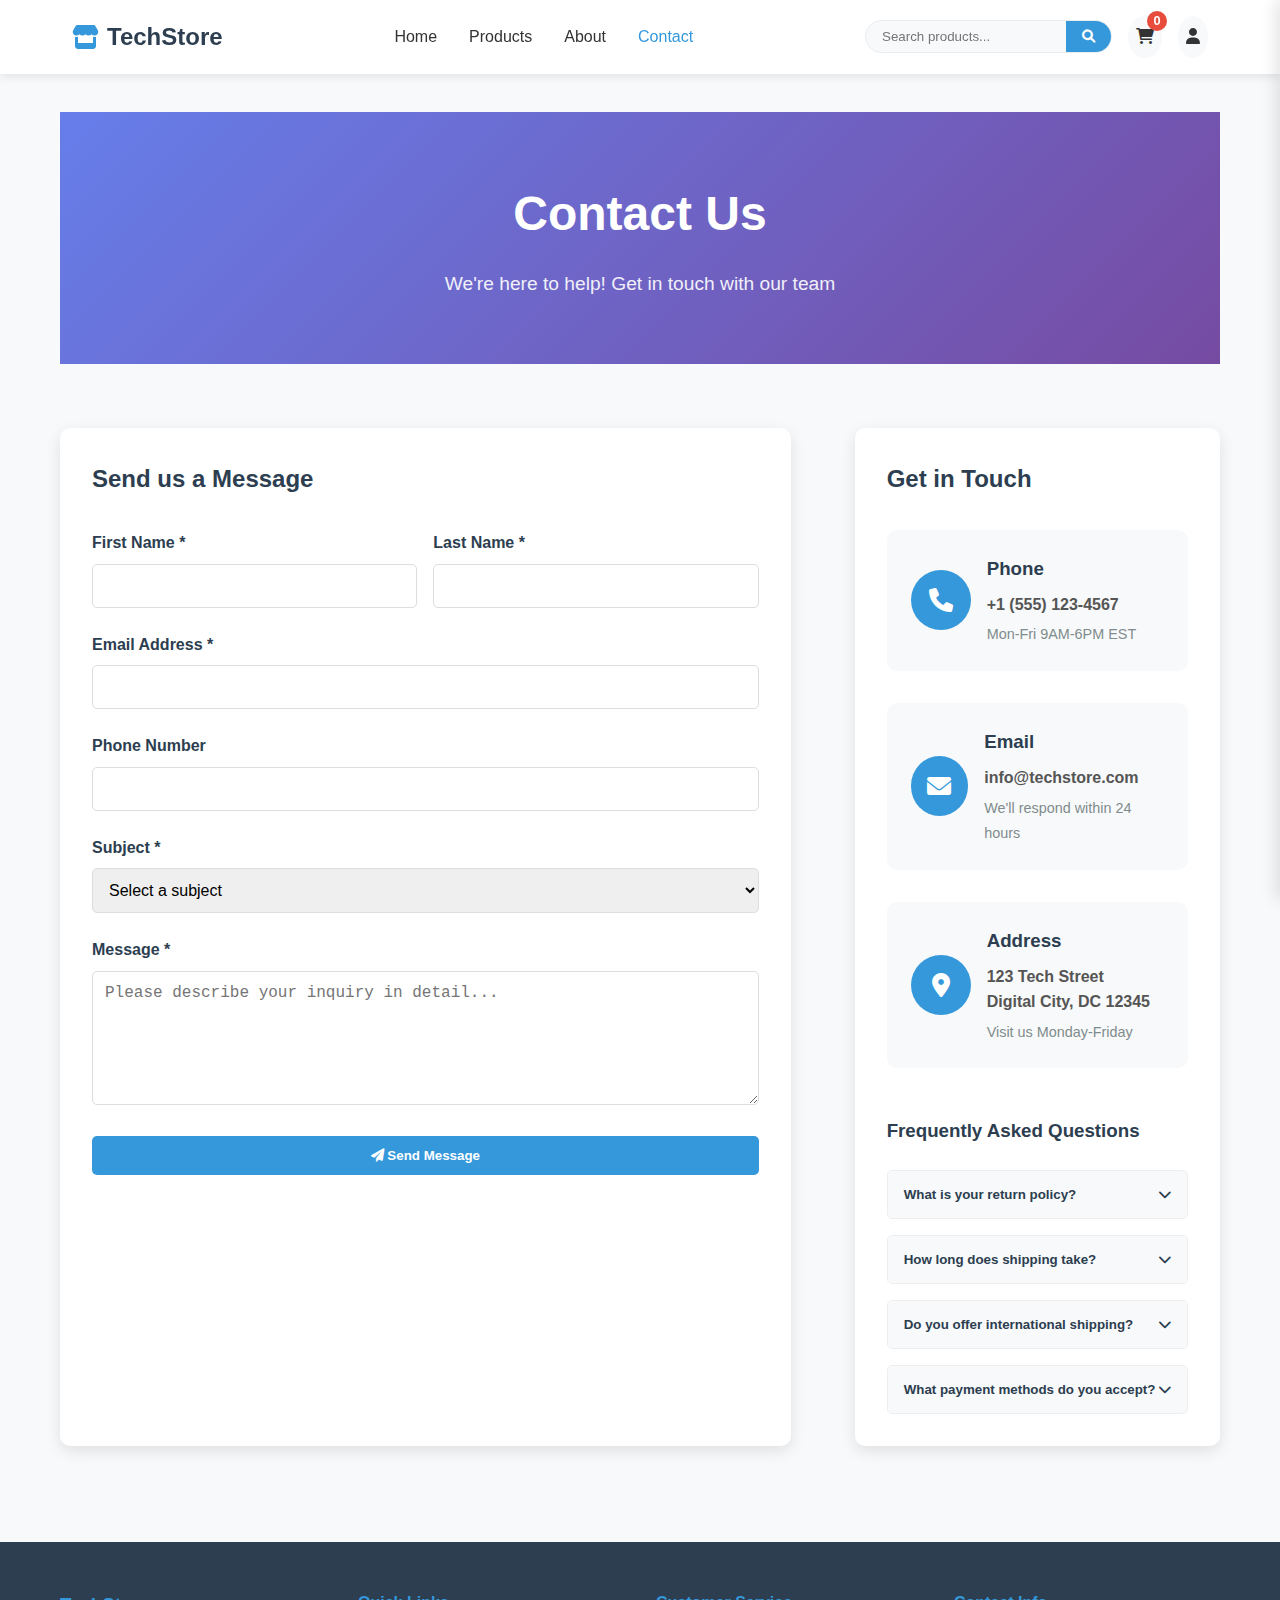
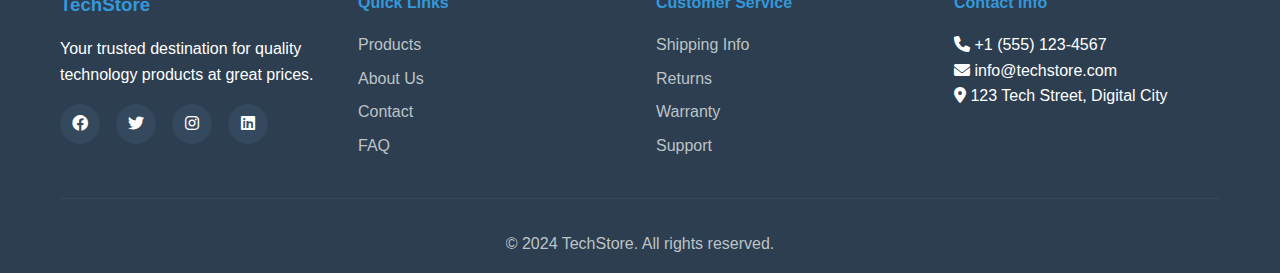
<file: contact.html>
<!DOCTYPE html>
<html lang="en">
<head>
    <meta charset="UTF-8">
    <meta name="viewport" content="width=device-width, initial-scale=1.0">
    <title>Contact Us - TechStore</title>
    <link rel="stylesheet" href="styles.css">
    <link href="https://cdnjs.cloudflare.com/ajax/libs/font-awesome/6.0.0/css/all.min.css" rel="stylesheet">
</head>
<body>
    <!-- Header -->
    <header class="header">
        <nav class="navbar">
            <div class="nav-brand">
                <i class="fas fa-store"></i>
                <span>TechStore</span>
            </div>
            <div class="nav-links">
                <a href="index.html">Home</a>
                <a href="products.html">Products</a>
                <a href="about.html">About</a>
                <a href="contact.html" class="active">Contact</a>
            </div>
            <div class="nav-actions">
                <div class="search-box">
                    <input type="text" placeholder="Search products..." id="searchInput">
                    <button type="submit"><i class="fas fa-search"></i></button>
                </div>
                <div class="cart-icon" onclick="toggleCart()">
                    <i class="fas fa-shopping-cart"></i>
                    <span class="cart-count" id="cartCount">0</span>
                </div>
                <div class="user-icon">
                    <i class="fas fa-user"></i>
                </div>
            </div>
        </nav>
    </header>

    <!-- Contact Section -->
    <main class="contact-main">
        <div class="container">
            <!-- Hero Section -->
            <section class="contact-hero">
                <h1>Contact Us</h1>
                <p>We're here to help! Get in touch with our team</p>
            </section>

            <div class="contact-content">
                <!-- Contact Form -->
                <section class="contact-form-section">
                    <h2>Send us a Message</h2>
                    <form id="contactForm" onsubmit="submitContactForm(event)">
                        <div class="form-row">
                            <div class="form-group">
                                <label for="firstName">First Name *</label>
                                <input type="text" id="firstName" name="firstName" required>
                            </div>
                            <div class="form-group">
                                <label for="lastName">Last Name *</label>
                                <input type="text" id="lastName" name="lastName" required>
                            </div>
                        </div>
                        
                        <div class="form-group">
                            <label for="email">Email Address *</label>
                            <input type="email" id="email" name="email" required>
                        </div>
                        
                        <div class="form-group">
                            <label for="phone">Phone Number</label>
                            <input type="tel" id="phone" name="phone">
                        </div>
                        
                        <div class="form-group">
                            <label for="subject">Subject *</label>
                            <select id="subject" name="subject" required>
                                <option value="">Select a subject</option>
                                <option value="general">General Inquiry</option>
                                <option value="order">Order Support</option>
                                <option value="technical">Technical Support</option>
                                <option value="returns">Returns & Exchanges</option>
                                <option value="billing">Billing Question</option>
                                <option value="partnership">Partnership</option>
                            </select>
                        </div>
                        
                        <div class="form-group">
                            <label for="message">Message *</label>
                            <textarea id="message" name="message" rows="6" required placeholder="Please describe your inquiry in detail..."></textarea>
                        </div>
                        
                        <button type="submit" class="btn btn-primary btn-full">
                            <i class="fas fa-paper-plane"></i> Send Message
                        </button>
                    </form>
                </section>

                <!-- Contact Information -->
                <section class="contact-info-section">
                    <h2>Get in Touch</h2>
                    
                    <div class="contact-methods">
                        <div class="contact-method">
                            <div class="contact-icon">
                                <i class="fas fa-phone"></i>
                            </div>
                            <div class="contact-details">
                                <h3>Phone</h3>
                                <p>+1 (555) 123-4567</p>
                                <span>Mon-Fri 9AM-6PM EST</span>
                            </div>
                        </div>
                        
                        <div class="contact-method">
                            <div class="contact-icon">
                                <i class="fas fa-envelope"></i>
                            </div>
                            <div class="contact-details">
                                <h3>Email</h3>
                                <p>info@techstore.com</p>
                                <span>We'll respond within 24 hours</span>
                            </div>
                        </div>
                        
                        <div class="contact-method">
                            <div class="contact-icon">
                                <i class="fas fa-map-marker-alt"></i>
                            </div>
                            <div class="contact-details">
                                <h3>Address</h3>
                                <p>123 Tech Street<br>Digital City, DC 12345</p>
                                <span>Visit us Monday-Friday</span>
                            </div>
                        </div>
                    </div>

                    <!-- FAQ Section -->
                    <div class="faq-section">
                        <h3>Frequently Asked Questions</h3>
                        <div class="faq-items">
                            <div class="faq-item">
                                <button class="faq-question" onclick="toggleFAQ(this)">
                                    <span>What is your return policy?</span>
                                    <i class="fas fa-chevron-down"></i>
                                </button>
                                <div class="faq-answer">
                                    <p>We offer a 30-day return policy for most items. Products must be in original condition with all packaging and accessories included. Some items like software and personalized products are not eligible for returns.</p>
                                </div>
                            </div>
                            
                            <div class="faq-item">
                                <button class="faq-question" onclick="toggleFAQ(this)">
                                    <span>How long does shipping take?</span>
                                    <i class="fas fa-chevron-down"></i>
                                </button>
                                <div class="faq-answer">
                                    <p>Standard shipping takes 3-5 business days, while express shipping takes 1-2 business days. International shipping times vary by location but typically take 7-14 business days.</p>
                                </div>
                            </div>
                            
                            <div class="faq-item">
                                <button class="faq-question" onclick="toggleFAQ(this)">
                                    <span>Do you offer international shipping?</span>
                                    <i class="fas fa-chevron-down"></i>
                                </button>
                                <div class="faq-answer">
                                    <p>Yes, we ship to most countries worldwide. Shipping costs and delivery times vary by destination. Please check our shipping calculator at checkout for specific rates.</p>
                                </div>
                            </div>
                            
                            <div class="faq-item">
                                <button class="faq-question" onclick="toggleFAQ(this)">
                                    <span>What payment methods do you accept?</span>
                                    <i class="fas fa-chevron-down"></i>
                                </button>
                                <div class="faq-answer">
                                    <p>We accept all major credit cards (Visa, MasterCard, American Express), PayPal, Apple Pay, Google Pay, and bank transfers for larger orders.</p>
                                </div>
                            </div>
                        </div>
                    </div>
                </section>
            </div>
        </div>
    </main>

    <!-- Footer -->
    <footer class="footer">
        <div class="container">
            <div class="footer-content">
                <div class="footer-section">
                    <h3>TechStore</h3>
                    <p>Your trusted destination for quality technology products at great prices.</p>
                    <div class="social-links">
                        <a href="#"><i class="fab fa-facebook"></i></a>
                        <a href="#"><i class="fab fa-twitter"></i></a>
                        <a href="#"><i class="fab fa-instagram"></i></a>
                        <a href="#"><i class="fab fa-linkedin"></i></a>
                    </div>
                </div>
                <div class="footer-section">
                    <h4>Quick Links</h4>
                    <ul>
                        <li><a href="products.html">Products</a></li>
                        <li><a href="about.html">About Us</a></li>
                        <li><a href="contact.html">Contact</a></li>
                        <li><a href="#">FAQ</a></li>
                    </ul>
                </div>
                <div class="footer-section">
                    <h4>Customer Service</h4>
                    <ul>
                        <li><a href="#">Shipping Info</a></li>
                        <li><a href="#">Returns</a></li>
                        <li><a href="#">Warranty</a></li>
                        <li><a href="#">Support</a></li>
                    </ul>
                </div>
                <div class="footer-section">
                    <h4>Contact Info</h4>
                    <p><i class="fas fa-phone"></i> +1 (555) 123-4567</p>
                    <p><i class="fas fa-envelope"></i> info@techstore.com</p>
                    <p><i class="fas fa-map-marker-alt"></i> 123 Tech Street, Digital City</p>
                </div>
            </div>
            <div class="footer-bottom">
                <p>&copy; 2024 TechStore. All rights reserved.</p>
            </div>
        </div>
    </footer>

    <!-- Shopping Cart Sidebar -->
    <div class="cart-sidebar" id="cartSidebar">
        <div class="cart-header">
            <h3>Shopping Cart</h3>
            <button class="close-cart" onclick="toggleCart()">
                <i class="fas fa-times"></i>
            </button>
        </div>
        <div class="cart-items" id="cartItems">
            <!-- Cart items will be displayed here -->
        </div>
        <div class="cart-footer">
            <div class="cart-total">
                <strong>Total: $<span id="cartTotal">0.00</span></strong>
            </div>
            <button class="btn btn-primary btn-full" onclick="window.location.href='checkout.html'">
                Proceed to Checkout
            </button>
        </div>
    </div>

    <!-- Cart Overlay -->
    <div class="cart-overlay" id="cartOverlay" onclick="toggleCart()"></div>

    <script src="script.js"></script>
    <script>
        // Contact page functionality
        document.addEventListener('DOMContentLoaded', function() {
            updateCartCount();
            loadCartItems();
        });

        // Submit contact form
        function submitContactForm(event) {
            event.preventDefault();
            
            const formData = new FormData(event.target);
            const data = Object.fromEntries(formData);
            
            // Show loading state
            const submitBtn = event.target.querySelector('button[type="submit"]');
            const originalText = submitBtn.innerHTML;
            submitBtn.innerHTML = '<i class="fas fa-spinner fa-spin"></i> Sending...';
            submitBtn.disabled = true;
            
            // Simulate form submission
            setTimeout(() => {
                showMessage('Thank you for your message! We\'ll get back to you within 24 hours.', 'success');
                event.target.reset();
                
                // Reset button
                submitBtn.innerHTML = originalText;
                submitBtn.disabled = false;
            }, 2000);
        }

        // Toggle FAQ items
        function toggleFAQ(button) {
            const faqItem = button.parentNode;
            const answer = faqItem.querySelector('.faq-answer');
            const icon = button.querySelector('i');
            
            // Close other open FAQs
            document.querySelectorAll('.faq-item').forEach(item => {
                if (item !== faqItem) {
                    item.classList.remove('active');
                    item.querySelector('.faq-answer').style.maxHeight = '0';
                    item.querySelector('.faq-question i').style.transform = 'rotate(0deg)';
                }
            });
            
            // Toggle current FAQ
            faqItem.classList.toggle('active');
            
            if (faqItem.classList.contains('active')) {
                answer.style.maxHeight = answer.scrollHeight + 'px';
                icon.style.transform = 'rotate(180deg)';
            } else {
                answer.style.maxHeight = '0';
                icon.style.transform = 'rotate(0deg)';
            }
        }
    </script>
</body>
</html>
</file>
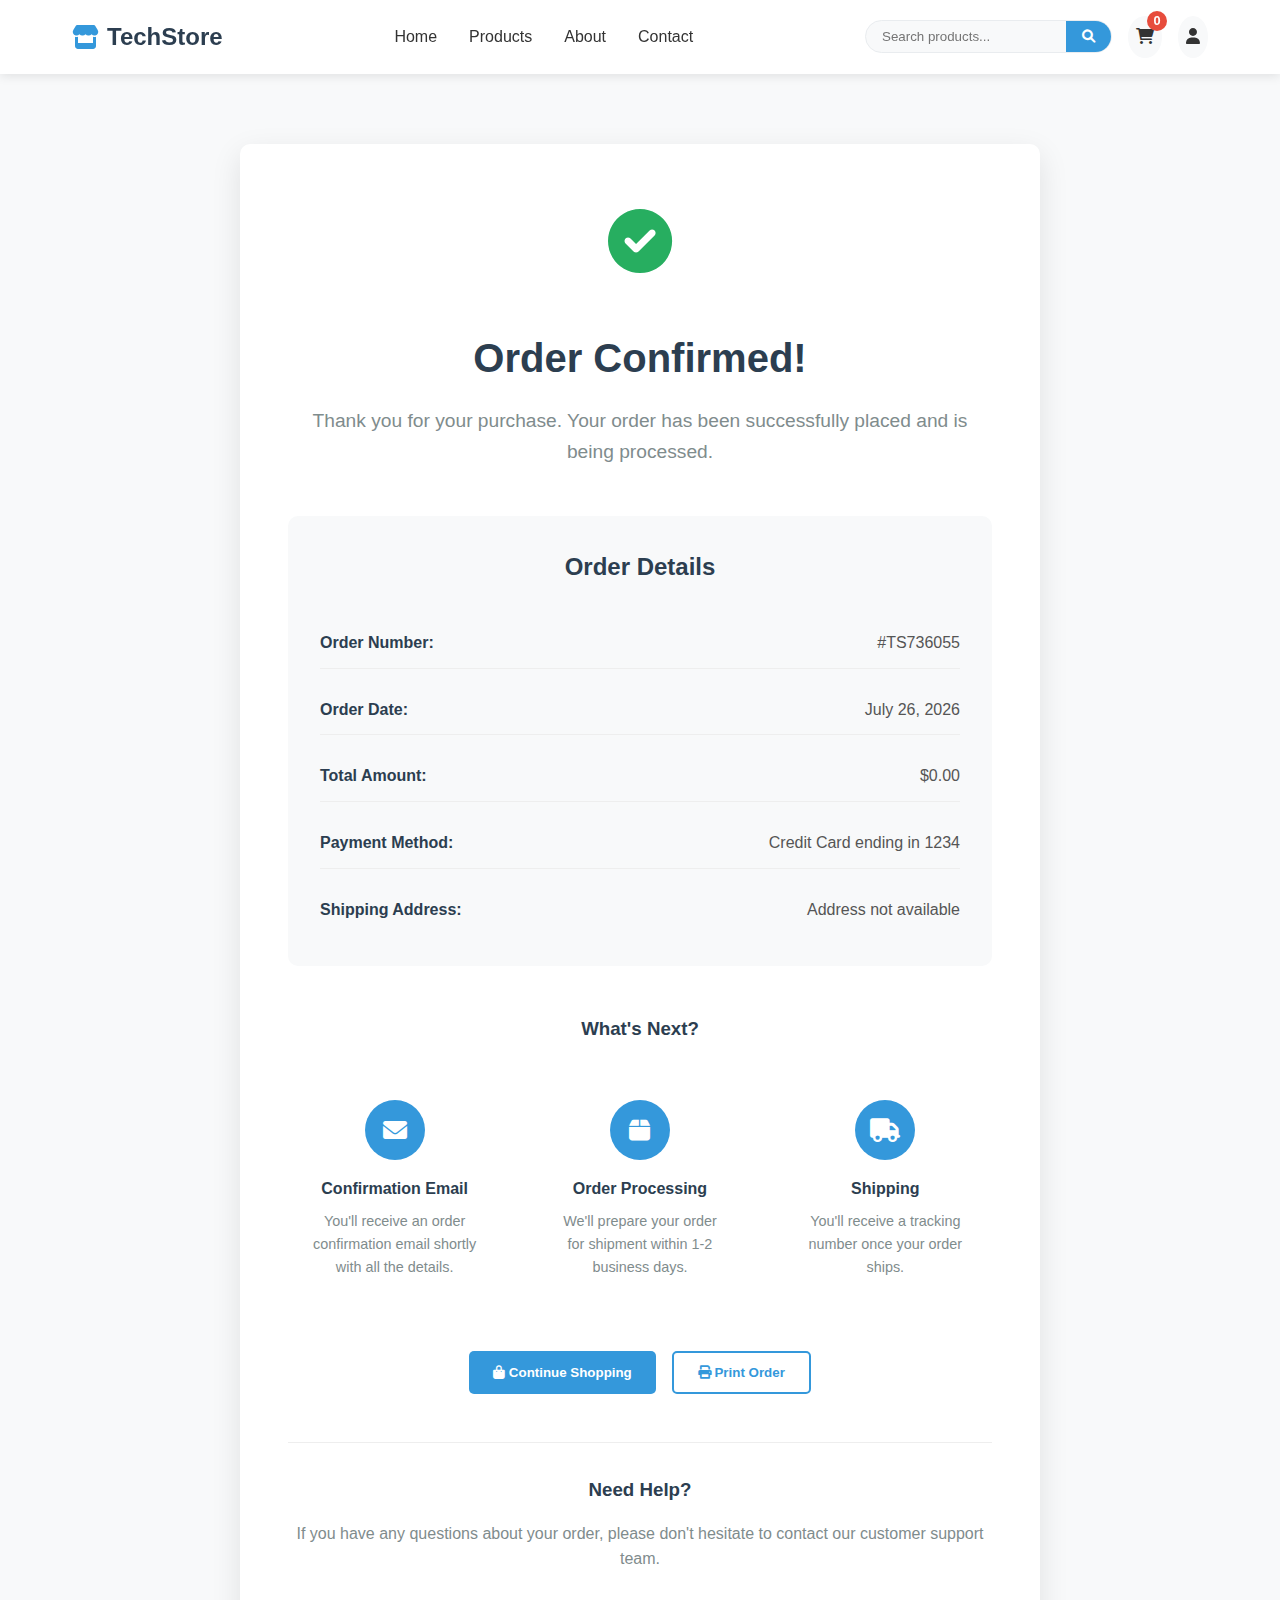
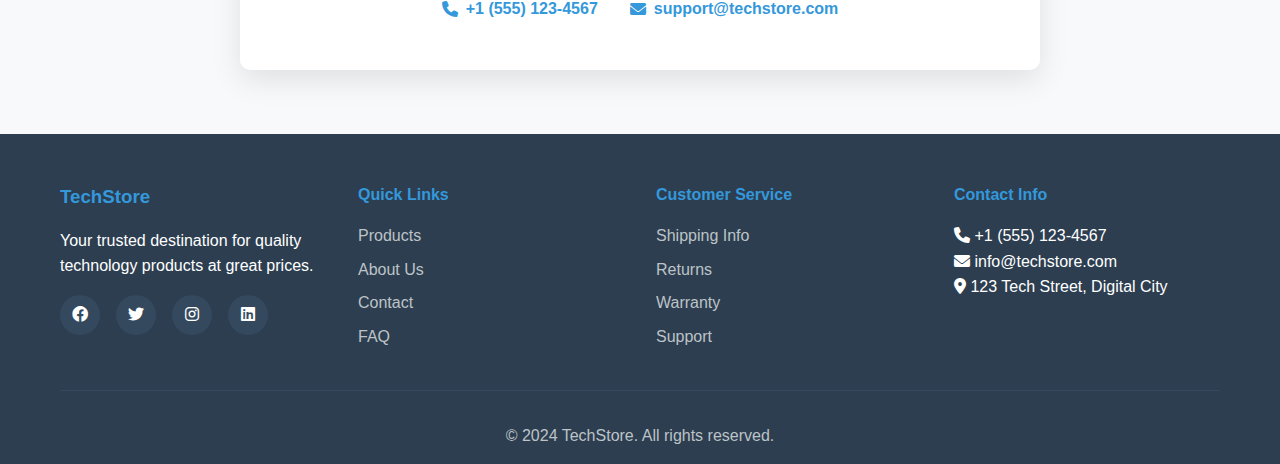
<file: order-confirmation.html>
<!DOCTYPE html>
<html lang="en">
<head>
    <meta charset="UTF-8">
    <meta name="viewport" content="width=device-width, initial-scale=1.0">
    <title>Order Confirmation - TechStore</title>
    <link rel="stylesheet" href="styles.css">
    <link href="https://cdnjs.cloudflare.com/ajax/libs/font-awesome/6.0.0/css/all.min.css" rel="stylesheet">
</head>
<body>
    <!-- Header -->
    <header class="header">
        <nav class="navbar">
            <div class="nav-brand">
                <i class="fas fa-store"></i>
                <span>TechStore</span>
            </div>
            <div class="nav-links">
                <a href="index.html">Home</a>
                <a href="products.html">Products</a>
                <a href="about.html">About</a>
                <a href="contact.html">Contact</a>
            </div>
            <div class="nav-actions">
                <div class="search-box">
                    <input type="text" placeholder="Search products..." id="searchInput">
                    <button type="submit"><i class="fas fa-search"></i></button>
                </div>
                <div class="cart-icon" onclick="toggleCart()">
                    <i class="fas fa-shopping-cart"></i>
                    <span class="cart-count" id="cartCount">0</span>
                </div>
                <div class="user-icon">
                    <i class="fas fa-user"></i>
                </div>
            </div>
        </nav>
    </header>

    <!-- Order Confirmation Section -->
    <main class="confirmation-main">
        <div class="container">
            <div class="confirmation-content">
                <div class="success-icon">
                    <i class="fas fa-check-circle"></i>
                </div>
                
                <h1>Order Confirmed!</h1>
                <p class="confirmation-message">Thank you for your purchase. Your order has been successfully placed and is being processed.</p>
                
                <div class="order-details">
                    <h2>Order Details</h2>
                    <div class="order-info">
                        <div class="info-item">
                            <span class="label">Order Number:</span>
                            <span class="value" id="orderNumber">#TS2024001</span>
                        </div>
                        <div class="info-item">
                            <span class="label">Order Date:</span>
                            <span class="value" id="orderDate"></span>
                        </div>
                        <div class="info-item">
                            <span class="label">Total Amount:</span>
                            <span class="value" id="orderTotal">$0.00</span>
                        </div>
                        <div class="info-item">
                            <span class="label">Payment Method:</span>
                            <span class="value">Credit Card ending in 1234</span>
                        </div>
                        <div class="info-item">
                            <span class="label">Shipping Address:</span>
                            <span class="value" id="shippingAddress">Loading...</span>
                        </div>
                    </div>
                </div>

                <div class="next-steps">
                    <h3>What's Next?</h3>
                    <div class="steps-grid">
                        <div class="step-item">
                            <div class="step-icon">
                                <i class="fas fa-envelope"></i>
                            </div>
                            <h4>Confirmation Email</h4>
                            <p>You'll receive an order confirmation email shortly with all the details.</p>
                        </div>
                        <div class="step-item">
                            <div class="step-icon">
                                <i class="fas fa-box"></i>
                            </div>
                            <h4>Order Processing</h4>
                            <p>We'll prepare your order for shipment within 1-2 business days.</p>
                        </div>
                        <div class="step-item">
                            <div class="step-icon">
                                <i class="fas fa-truck"></i>
                            </div>
                            <h4>Shipping</h4>
                            <p>You'll receive a tracking number once your order ships.</p>
                        </div>
                    </div>
                </div>

                <div class="confirmation-actions">
                    <button class="btn btn-primary" onclick="window.location.href='products.html'">
                        <i class="fas fa-shopping-bag"></i> Continue Shopping
                    </button>
                    <button class="btn btn-outline" onclick="printOrder()">
                        <i class="fas fa-print"></i> Print Order
                    </button>
                </div>

                <div class="support-info">
                    <h3>Need Help?</h3>
                    <p>If you have any questions about your order, please don't hesitate to contact our customer support team.</p>
                    <div class="support-contacts">
                        <div class="support-contact">
                            <i class="fas fa-phone"></i>
                            <span>+1 (555) 123-4567</span>
                        </div>
                        <div class="support-contact">
                            <i class="fas fa-envelope"></i>
                            <span>support@techstore.com</span>
                        </div>
                    </div>
                </div>
            </div>
        </div>
    </main>

    <!-- Footer -->
    <footer class="footer">
        <div class="container">
            <div class="footer-content">
                <div class="footer-section">
                    <h3>TechStore</h3>
                    <p>Your trusted destination for quality technology products at great prices.</p>
                    <div class="social-links">
                        <a href="#"><i class="fab fa-facebook"></i></a>
                        <a href="#"><i class="fab fa-twitter"></i></a>
                        <a href="#"><i class="fab fa-instagram"></i></a>
                        <a href="#"><i class="fab fa-linkedin"></i></a>
                    </div>
                </div>
                <div class="footer-section">
                    <h4>Quick Links</h4>
                    <ul>
                        <li><a href="products.html">Products</a></li>
                        <li><a href="about.html">About Us</a></li>
                        <li><a href="contact.html">Contact</a></li>
                        <li><a href="#">FAQ</a></li>
                    </ul>
                </div>
                <div class="footer-section">
                    <h4>Customer Service</h4>
                    <ul>
                        <li><a href="#">Shipping Info</a></li>
                        <li><a href="#">Returns</a></li>
                        <li><a href="#">Warranty</a></li>
                        <li><a href="#">Support</a></li>
                    </ul>
                </div>
                <div class="footer-section">
                    <h4>Contact Info</h4>
                    <p><i class="fas fa-phone"></i> +1 (555) 123-4567</p>
                    <p><i class="fas fa-envelope"></i> info@techstore.com</p>
                    <p><i class="fas fa-map-marker-alt"></i> 123 Tech Street, Digital City</p>
                </div>
            </div>
            <div class="footer-bottom">
                <p>&copy; 2024 TechStore. All rights reserved.</p>
            </div>
        </div>
    </footer>

    <script src="script.js"></script>
    <script>
        // Order confirmation page functionality
        document.addEventListener('DOMContentLoaded', function() {
            updateCartCount();
            loadOrderDetails();
        });

        function loadOrderDetails() {
            // Generate random order number
            const orderNumber = 'TS' + Date.now().toString().slice(-6);
            document.getElementById('orderNumber').textContent = '#' + orderNumber;

            // Set current date
            const now = new Date();
            const dateString = now.toLocaleDateString('en-US', {
                year: 'numeric',
                month: 'long',
                day: 'numeric'
            });
            document.getElementById('orderDate').textContent = dateString;

            // Get order total from localStorage (if available)
            const orderTotal = localStorage.getItem('lastOrderTotal') || '$0.00';
            document.getElementById('orderTotal').textContent = orderTotal;

            // Get shipping address from localStorage (if available)
            const shippingAddress = localStorage.getItem('lastShippingAddress') || 'Address not available';
            document.getElementById('shippingAddress').textContent = shippingAddress;

            // Clear cart and last order data
            localStorage.removeItem('cart');
            localStorage.removeItem('lastOrderTotal');
            localStorage.removeItem('lastShippingAddress');
        }

        function printOrder() {
            window.print();
        }
    </script>

    <style>
        .confirmation-main {
            margin-top: 80px;
            padding: 4rem 0;
            background: #f8f9fa;
            min-height: calc(100vh - 80px);
        }

        .confirmation-content {
            max-width: 800px;
            margin: 0 auto;
            text-align: center;
            background: white;
            padding: 3rem;
            border-radius: 10px;
            box-shadow: 0 10px 30px rgba(0,0,0,0.1);
        }

        .success-icon {
            font-size: 4rem;
            color: #27ae60;
            margin-bottom: 2rem;
        }

        .confirmation-content h1 {
            color: #2c3e50;
            margin-bottom: 1rem;
            font-size: 2.5rem;
        }

        .confirmation-message {
            color: #7f8c8d;
            font-size: 1.2rem;
            margin-bottom: 3rem;
        }

        .order-details {
            text-align: left;
            margin-bottom: 3rem;
            padding: 2rem;
            background: #f8f9fa;
            border-radius: 10px;
        }

        .order-details h2 {
            text-align: center;
            margin-bottom: 2rem;
            color: #2c3e50;
        }

        .order-info {
            display: grid;
            gap: 1rem;
        }

        .info-item {
            display: flex;
            justify-content: space-between;
            padding: 0.75rem 0;
            border-bottom: 1px solid #eee;
        }

        .info-item:last-child {
            border-bottom: none;
        }

        .label {
            font-weight: 600;
            color: #2c3e50;
        }

        .value {
            color: #555;
        }

        .next-steps {
            margin-bottom: 3rem;
        }

        .next-steps h3 {
            margin-bottom: 2rem;
            color: #2c3e50;
        }

        .steps-grid {
            display: grid;
            grid-template-columns: repeat(auto-fit, minmax(200px, 1fr));
            gap: 2rem;
        }

        .step-item {
            text-align: center;
            padding: 1.5rem;
        }

        .step-icon {
            width: 60px;
            height: 60px;
            background: #3498db;
            border-radius: 50%;
            display: flex;
            align-items: center;
            justify-content: center;
            margin: 0 auto 1rem;
            color: white;
            font-size: 1.5rem;
        }

        .step-item h4 {
            margin-bottom: 0.5rem;
            color: #2c3e50;
        }

        .step-item p {
            color: #7f8c8d;
            font-size: 0.9rem;
        }

        .confirmation-actions {
            display: flex;
            gap: 1rem;
            justify-content: center;
            margin-bottom: 3rem;
        }

        .support-info {
            padding-top: 2rem;
            border-top: 1px solid #eee;
        }

        .support-info h3 {
            margin-bottom: 1rem;
            color: #2c3e50;
        }

        .support-info p {
            color: #7f8c8d;
            margin-bottom: 1.5rem;
        }

        .support-contacts {
            display: flex;
            gap: 2rem;
            justify-content: center;
        }

        .support-contact {
            display: flex;
            align-items: center;
            gap: 0.5rem;
            color: #3498db;
            font-weight: 600;
        }

        @media (max-width: 768px) {
            .confirmation-content {
                padding: 2rem 1rem;
            }

            .confirmation-actions {
                flex-direction: column;
                align-items: center;
            }

            .support-contacts {
                flex-direction: column;
                align-items: center;
            }

            .steps-grid {
                grid-template-columns: 1fr;
            }
        }

        @media print {
            .header,
            .footer,
            .confirmation-actions {
                display: none;
            }

            .confirmation-main {
                margin-top: 0;
                padding: 0;
            }

            .confirmation-content {
                box-shadow: none;
                border: 1px solid #ddd;
            }
        }
    </style>
</body>
</html>
</file>
<file: styles.css>
/* Reset and Base Styles */
* {
    margin: 0;
    padding: 0;
    box-sizing: border-box;
}

body {
    font-family: 'Segoe UI', Tahoma, Geneva, Verdana, sans-serif;
    line-height: 1.6;
    color: #333;
    background-color: #f8f9fa;
}

.container {
    max-width: 1200px;
    margin: 0 auto;
    padding: 0 20px;
}

/* Header Styles */
.header {
    background: #fff;
    box-shadow: 0 2px 10px rgba(0,0,0,0.1);
    position: fixed;
    top: 0;
    left: 0;
    right: 0;
    z-index: 1000;
}

.navbar {
    display: flex;
    justify-content: space-between;
    align-items: center;
    padding: 1rem 2rem;
    max-width: 1200px;
    margin: 0 auto;
}

.nav-brand {
    display: flex;
    align-items: center;
    font-size: 1.5rem;
    font-weight: bold;
    color: #2c3e50;
}

.nav-brand i {
    margin-right: 0.5rem;
    color: #3498db;
}

.nav-links {
    display: flex;
    gap: 2rem;
}

.nav-links a {
    text-decoration: none;
    color: #333;
    font-weight: 500;
    transition: color 0.3s ease;
}

.nav-links a:hover,
.nav-links a.active {
    color: #3498db;
}

.nav-actions {
    display: flex;
    align-items: center;
    gap: 1rem;
}

.search-box {
    display: flex;
    background: #f8f9fa;
    border-radius: 25px;
    overflow: hidden;
    border: 1px solid #e9ecef;
}

.search-box input {
    border: none;
    padding: 0.5rem 1rem;
    background: transparent;
    outline: none;
    width: 200px;
}

.search-box button {
    border: none;
    background: #3498db;
    color: white;
    padding: 0.5rem 1rem;
    cursor: pointer;
    transition: background 0.3s ease;
}

.search-box button:hover {
    background: #2980b9;
}

.cart-icon,
.user-icon {
    position: relative;
    cursor: pointer;
    padding: 0.5rem;
    border-radius: 50%;
    background: #f8f9fa;
    transition: background 0.3s ease;
}

.cart-icon:hover,
.user-icon:hover {
    background: #e9ecef;
}

.cart-count {
    position: absolute;
    top: -5px;
    right: -5px;
    background: #e74c3c;
    color: white;
    border-radius: 50%;
    width: 20px;
    height: 20px;
    display: flex;
    align-items: center;
    justify-content: center;
    font-size: 0.8rem;
    font-weight: bold;
}

/* Hero Section */
.hero {
    margin-top: 80px;
    padding: 4rem 2rem;
    background: linear-gradient(135deg, #667eea 0%, #764ba2 100%);
    color: white;
    display: flex;
    align-items: center;
    min-height: 500px;
}

.hero-content {
    flex: 1;
    max-width: 600px;
}

.hero-content h1 {
    font-size: 3rem;
    margin-bottom: 1rem;
    font-weight: 700;
}

.hero-content p {
    font-size: 1.2rem;
    margin-bottom: 2rem;
    opacity: 0.9;
}

.hero-buttons {
    display: flex;
    gap: 1rem;
}

.hero-image {
    flex: 1;
    text-align: center;
}

.hero-image img {
    max-width: 100%;
    height: auto;
    border-radius: 10px;
    box-shadow: 0 10px 30px rgba(0,0,0,0.3);
}

/* Button Styles */
.btn {
    padding: 0.75rem 1.5rem;
    border: none;
    border-radius: 5px;
    cursor: pointer;
    font-weight: 600;
    text-decoration: none;
    display: inline-block;
    text-align: center;
    transition: all 0.3s ease;
}

.btn-primary {
    background: #3498db;
    color: white;
}

.btn-primary:hover {
    background: #2980b9;
    transform: translateY(-2px);
}

.btn-secondary {
    background: transparent;
    color: white;
    border: 2px solid white;
}

.btn-secondary:hover {
    background: white;
    color: #3498db;
}

.btn-outline {
    background: transparent;
    color: #3498db;
    border: 2px solid #3498db;
}

.btn-outline:hover {
    background: #3498db;
    color: white;
}

.btn-full {
    width: 100%;
}

/* Categories Section */
.categories {
    padding: 4rem 0;
    background: white;
}

.categories h2 {
    text-align: center;
    margin-bottom: 3rem;
    font-size: 2.5rem;
    color: #2c3e50;
}

.category-grid {
    display: grid;
    grid-template-columns: repeat(auto-fit, minmax(250px, 1fr));
    gap: 2rem;
    margin-bottom: 2rem;
}

.category-card {
    background: white;
    padding: 2rem;
    border-radius: 10px;
    text-align: center;
    box-shadow: 0 5px 15px rgba(0,0,0,0.1);
    cursor: pointer;
    transition: all 0.3s ease;
}

.category-card:hover {
    transform: translateY(-5px);
    box-shadow: 0 10px 25px rgba(0,0,0,0.15);
}

.category-icon {
    width: 80px;
    height: 80px;
    background: linear-gradient(135deg, #3498db, #2980b9);
    border-radius: 50%;
    display: flex;
    align-items: center;
    justify-content: center;
    margin: 0 auto 1rem;
    font-size: 2rem;
    color: white;
}

.category-card h3 {
    margin-bottom: 0.5rem;
    color: #2c3e50;
}

.category-card p {
    color: #7f8c8d;
}

/* Products Section */
.featured-products {
    padding: 4rem 0;
    background: #f8f9fa;
}

.featured-products h2 {
    text-align: center;
    margin-bottom: 3rem;
    font-size: 2.5rem;
    color: #2c3e50;
}

.products-grid {
    display: grid;
    grid-template-columns: repeat(auto-fit, minmax(280px, 1fr));
    gap: 2rem;
    margin-bottom: 3rem;
}

.product-card {
    background: white;
    border-radius: 10px;
    overflow: hidden;
    box-shadow: 0 5px 15px rgba(0,0,0,0.1);
    transition: all 0.3s ease;
    cursor: pointer;
}

.product-card:hover {
    transform: translateY(-5px);
    box-shadow: 0 10px 25px rgba(0,0,0,0.15);
}

.product-image {
    width: 100%;
    height: 200px;
    object-fit: cover;
}

.product-info {
    padding: 1.5rem;
}

.product-title {
    font-size: 1.2rem;
    font-weight: 600;
    margin-bottom: 0.5rem;
    color: #2c3e50;
}

.product-price {
    font-size: 1.1rem;
    font-weight: bold;
    color: #e74c3c;
    margin-bottom: 1rem;
}

.product-rating {
    display: flex;
    align-items: center;
    margin-bottom: 1rem;
}

.stars {
    color: #f39c12;
    margin-right: 0.5rem;
}

.rating-count {
    color: #7f8c8d;
    font-size: 0.9rem;
}

.add-to-cart {
    width: 100%;
    background: #3498db;
    color: white;
    border: none;
    padding: 0.75rem;
    border-radius: 5px;
    cursor: pointer;
    font-weight: 600;
    transition: background 0.3s ease;
}

.add-to-cart:hover {
    background: #2980b9;
}

.add-to-cart:disabled {
    background: #bdc3c7;
    cursor: not-allowed;
}

.view-all {
    text-align: center;
}

/* Newsletter Section */
.newsletter {
    padding: 4rem 0;
    background: #2c3e50;
    color: white;
}

.newsletter-content {
    text-align: center;
    max-width: 600px;
    margin: 0 auto;
}

.newsletter h2 {
    font-size: 2.5rem;
    margin-bottom: 1rem;
}

.newsletter p {
    font-size: 1.1rem;
    margin-bottom: 2rem;
    opacity: 0.9;
}

.newsletter-form {
    display: flex;
    gap: 1rem;
    max-width: 400px;
    margin: 0 auto;
}

.newsletter-form input {
    flex: 1;
    padding: 0.75rem 1rem;
    border: none;
    border-radius: 5px;
    outline: none;
}

/* Footer */
.footer {
    background: #2c3e50;
    color: white;
    padding: 3rem 0 1rem;
}

.footer-content {
    display: grid;
    grid-template-columns: repeat(auto-fit, minmax(250px, 1fr));
    gap: 2rem;
    margin-bottom: 2rem;
}

.footer-section h3,
.footer-section h4 {
    margin-bottom: 1rem;
    color: #3498db;
}

.footer-section ul {
    list-style: none;
}

.footer-section ul li {
    margin-bottom: 0.5rem;
}

.footer-section ul li a {
    color: #bdc3c7;
    text-decoration: none;
    transition: color 0.3s ease;
}

.footer-section ul li a:hover {
    color: #3498db;
}

.social-links {
    display: flex;
    gap: 1rem;
    margin-top: 1rem;
}

.social-links a {
    display: inline-block;
    width: 40px;
    height: 40px;
    background: #34495e;
    border-radius: 50%;
    text-align: center;
    line-height: 40px;
    color: white;
    transition: all 0.3s ease;
}

.social-links a:hover {
    background: #3498db;
    transform: translateY(-2px);
}

.footer-bottom {
    text-align: center;
    padding-top: 2rem;
    border-top: 1px solid #34495e;
    color: #bdc3c7;
}

/* Shopping Cart Sidebar */
.cart-sidebar {
    position: fixed;
    top: 0;
    right: -400px;
    width: 400px;
    height: 100vh;
    background: white;
    box-shadow: -5px 0 15px rgba(0,0,0,0.1);
    z-index: 2000;
    transition: right 0.3s ease;
    display: flex;
    flex-direction: column;
}

.cart-sidebar.open {
    right: 0;
}

.cart-header {
    display: flex;
    justify-content: space-between;
    align-items: center;
    padding: 1rem 1.5rem;
    border-bottom: 1px solid #e9ecef;
    background: #f8f9fa;
}

.cart-header h3 {
    margin: 0;
    color: #2c3e50;
}

.close-cart {
    background: none;
    border: none;
    font-size: 1.5rem;
    cursor: pointer;
    color: #7f8c8d;
}

.cart-items {
    flex: 1;
    padding: 1rem 1.5rem;
    overflow-y: auto;
}

.cart-item {
    display: flex;
    align-items: center;
    gap: 1rem;
    padding: 1rem 0;
    border-bottom: 1px solid #e9ecef;
}

.cart-item-image {
    width: 60px;
    height: 60px;
    object-fit: cover;
    border-radius: 5px;
}

.cart-item-info {
    flex: 1;
}

.cart-item-title {
    font-weight: 600;
    margin-bottom: 0.25rem;
}

.cart-item-price {
    color: #e74c3c;
    font-weight: 600;
}

.cart-item-quantity {
    display: flex;
    align-items: center;
    gap: 0.5rem;
    margin-top: 0.5rem;
}

.quantity-btn {
    width: 25px;
    height: 25px;
    border: 1px solid #ddd;
    background: white;
    cursor: pointer;
    border-radius: 3px;
}

.quantity-btn:hover {
    background: #f8f9fa;
}

.remove-item {
    background: none;
    border: none;
    color: #e74c3c;
    cursor: pointer;
    font-size: 1.2rem;
}

.cart-footer {
    padding: 1rem 1.5rem;
    border-top: 1px solid #e9ecef;
    background: #f8f9fa;
}

.cart-total {
    margin-bottom: 1rem;
    text-align: center;
    font-size: 1.2rem;
}

.cart-overlay {
    position: fixed;
    top: 0;
    left: 0;
    width: 100%;
    height: 100%;
    background: rgba(0,0,0,0.5);
    z-index: 1500;
    opacity: 0;
    visibility: hidden;
    transition: all 0.3s ease;
}

.cart-overlay.active {
    opacity: 1;
    visibility: visible;
}

.empty-cart {
    text-align: center;
    color: #7f8c8d;
    padding: 2rem;
}

/* Responsive Design */
@media (max-width: 768px) {
    .navbar {
        flex-direction: column;
        gap: 1rem;
        padding: 1rem;
    }

    .nav-links {
        gap: 1rem;
    }

    .search-box input {
        width: 150px;
    }

    .hero {
        flex-direction: column;
        text-align: center;
        padding: 2rem 1rem;
    }

    .hero-content h1 {
        font-size: 2rem;
    }

    .hero-buttons {
        justify-content: center;
    }

    .cart-sidebar {
        width: 100%;
        right: -100%;
    }

    .newsletter-form {
        flex-direction: column;
    }

    .products-grid {
        grid-template-columns: repeat(auto-fit, minmax(250px, 1fr));
    }
}

@media (max-width: 480px) {
    .hero-content h1 {
        font-size: 1.5rem;
    }

    .hero-buttons {
        flex-direction: column;
        align-items: center;
    }

    .category-grid {
        grid-template-columns: 1fr;
    }

    .products-grid {
        grid-template-columns: 1fr;
    }
}

/* Loading Animation */
.loading {
    display: flex;
    justify-content: center;
    align-items: center;
    padding: 2rem;
}

.spinner {
    width: 40px;
    height: 40px;
    border: 4px solid #f3f3f3;
    border-top: 4px solid #3498db;
    border-radius: 50%;
    animation: spin 1s linear infinite;
}

@keyframes spin {
    0% { transform: rotate(0deg); }
    100% { transform: rotate(360deg); }
}

/* Success/Error Messages */
.message {
    padding: 1rem;
    border-radius: 5px;
    margin: 1rem 0;
    text-align: center;
}

.message.success {
    background: #d4edda;
    color: #155724;
    border: 1px solid #c3e6cb;
}

.message.error {
    background: #f8d7da;
    color: #721c24;
    border: 1px solid #f5c6cb;
}

/* About Page Styles */
.about-main {
    margin-top: 80px;
    padding: 2rem 0;
    background: #f8f9fa;
}

.about-hero {
    text-align: center;
    padding: 4rem 0;
    background: linear-gradient(135deg, #667eea 0%, #764ba2 100%);
    color: white;
    margin-bottom: 4rem;
}

.about-hero h1 {
    font-size: 3rem;
    margin-bottom: 1rem;
}

.about-hero p {
    font-size: 1.2rem;
    opacity: 0.9;
}

.company-story {
    background: white;
    padding: 4rem 0;
    margin-bottom: 4rem;
}

.story-content {
    display: grid;
    grid-template-columns: 2fr 1fr;
    gap: 3rem;
    align-items: center;
}

.story-text h2 {
    color: #2c3e50;
    margin-bottom: 1.5rem;
    font-size: 2rem;
}

.story-text p {
    margin-bottom: 1.5rem;
    line-height: 1.8;
    color: #555;
}

.story-image img {
    width: 100%;
    border-radius: 10px;
    box-shadow: 0 10px 30px rgba(0,0,0,0.1);
}

.values {
    background: #f8f9fa;
    padding: 4rem 0;
    margin-bottom: 4rem;
}

.values h2 {
    text-align: center;
    margin-bottom: 3rem;
    font-size: 2.5rem;
    color: #2c3e50;
}

.values-grid {
    display: grid;
    grid-template-columns: repeat(auto-fit, minmax(250px, 1fr));
    gap: 2rem;
}

.value-card {
    background: white;
    padding: 2rem;
    border-radius: 10px;
    text-align: center;
    box-shadow: 0 5px 15px rgba(0,0,0,0.1);
    transition: transform 0.3s ease;
}

.value-card:hover {
    transform: translateY(-5px);
}

.value-icon {
    width: 80px;
    height: 80px;
    background: linear-gradient(135deg, #3498db, #2980b9);
    border-radius: 50%;
    display: flex;
    align-items: center;
    justify-content: center;
    margin: 0 auto 1rem;
    font-size: 2rem;
    color: white;
}

.value-card h3 {
    margin-bottom: 1rem;
    color: #2c3e50;
}

.team {
    background: white;
    padding: 4rem 0;
    margin-bottom: 4rem;
}

.team h2 {
    text-align: center;
    margin-bottom: 3rem;
    font-size: 2.5rem;
    color: #2c3e50;
}

.team-grid {
    display: grid;
    grid-template-columns: repeat(auto-fit, minmax(300px, 1fr));
    gap: 2rem;
}

.team-member {
    text-align: center;
    padding: 2rem;
    background: #f8f9fa;
    border-radius: 10px;
    transition: transform 0.3s ease;
}

.team-member:hover {
    transform: translateY(-5px);
}

.member-photo {
    width: 150px;
    height: 150px;
    margin: 0 auto 1rem;
    border-radius: 50%;
    overflow: hidden;
    border: 4px solid #3498db;
}

.member-photo img {
    width: 100%;
    height: 100%;
    object-fit: cover;
}

.team-member h3 {
    margin-bottom: 0.5rem;
    color: #2c3e50;
}

.member-role {
    color: #3498db;
    font-weight: 600;
    margin-bottom: 1rem;
}

.member-bio {
    color: #555;
    line-height: 1.6;
}

.stats {
    background: linear-gradient(135deg, #2c3e50, #34495e);
    color: white;
    padding: 4rem 0;
}

.stats-grid {
    display: grid;
    grid-template-columns: repeat(auto-fit, minmax(200px, 1fr));
    gap: 2rem;
    text-align: center;
}

.stat-item {
    padding: 2rem;
}

.stat-number {
    font-size: 3rem;
    font-weight: bold;
    color: #3498db;
    margin-bottom: 0.5rem;
}

.stat-label {
    font-size: 1.1rem;
    opacity: 0.9;
}

/* Contact Page Styles */
.contact-main {
    margin-top: 80px;
    padding: 2rem 0;
    background: #f8f9fa;
}

.contact-hero {
    text-align: center;
    padding: 4rem 0;
    background: linear-gradient(135deg, #667eea 0%, #764ba2 100%);
    color: white;
    margin-bottom: 4rem;
}

.contact-hero h1 {
    font-size: 3rem;
    margin-bottom: 1rem;
}

.contact-hero p {
    font-size: 1.2rem;
    opacity: 0.9;
}

.contact-content {
    display: grid;
    grid-template-columns: 2fr 1fr;
    gap: 4rem;
    margin-bottom: 4rem;
}

.contact-form-section,
.contact-info-section {
    background: white;
    padding: 2rem;
    border-radius: 10px;
    box-shadow: 0 5px 15px rgba(0,0,0,0.1);
}

.contact-form-section h2,
.contact-info-section h2 {
    margin-bottom: 2rem;
    color: #2c3e50;
}

.form-row {
    display: grid;
    grid-template-columns: 1fr 1fr;
    gap: 1rem;
}

.form-group {
    margin-bottom: 1.5rem;
}

.form-group label {
    display: block;
    margin-bottom: 0.5rem;
    font-weight: 600;
    color: #2c3e50;
}

.form-group input,
.form-group select,
.form-group textarea {
    width: 100%;
    padding: 0.75rem;
    border: 1px solid #ddd;
    border-radius: 5px;
    font-size: 1rem;
    transition: border-color 0.3s ease;
}

.form-group input:focus,
.form-group select:focus,
.form-group textarea:focus {
    outline: none;
    border-color: #3498db;
    box-shadow: 0 0 0 2px rgba(52, 152, 219, 0.2);
}

.contact-methods {
    margin-bottom: 3rem;
}

.contact-method {
    display: flex;
    align-items: center;
    gap: 1rem;
    margin-bottom: 2rem;
    padding: 1.5rem;
    background: #f8f9fa;
    border-radius: 10px;
}

.contact-icon {
    width: 60px;
    height: 60px;
    background: #3498db;
    border-radius: 50%;
    display: flex;
    align-items: center;
    justify-content: center;
    color: white;
    font-size: 1.5rem;
}

.contact-details h3 {
    margin-bottom: 0.5rem;
    color: #2c3e50;
}

.contact-details p {
    margin-bottom: 0.25rem;
    font-weight: 600;
    color: #555;
}

.contact-details span {
    color: #7f8c8d;
    font-size: 0.9rem;
}

.faq-section h3 {
    margin-bottom: 1.5rem;
    color: #2c3e50;
}

.faq-items {
    display: flex;
    flex-direction: column;
    gap: 1rem;
}

.faq-item {
    border: 1px solid #eee;
    border-radius: 5px;
    overflow: hidden;
}

.faq-question {
    width: 100%;
    padding: 1rem;
    background: #f8f9fa;
    border: none;
    text-align: left;
    cursor: pointer;
    display: flex;
    justify-content: space-between;
    align-items: center;
    font-weight: 600;
    color: #2c3e50;
    transition: background 0.3s ease;
}

.faq-question:hover {
    background: #e9ecef;
}

.faq-question i {
    transition: transform 0.3s ease;
}

.faq-answer {
    max-height: 0;
    overflow: hidden;
    transition: max-height 0.3s ease;
}

.faq-answer p {
    padding: 1rem;
    margin: 0;
    color: #555;
    line-height: 1.6;
}

/* Responsive Design for About and Contact */
@media (max-width: 768px) {
    .about-hero h1,
    .contact-hero h1 {
        font-size: 2rem;
    }

    .story-content {
        grid-template-columns: 1fr;
        gap: 2rem;
    }

    .contact-content {
        grid-template-columns: 1fr;
        gap: 2rem;
    }

    .form-row {
        grid-template-columns: 1fr;
    }

    .values-grid {
        grid-template-columns: 1fr;
    }

    .team-grid {
        grid-template-columns: 1fr;
    }

    .stats-grid {
        grid-template-columns: repeat(2, 1fr);
    }
}

@media (max-width: 480px) {
    .stats-grid {
        grid-template-columns: 1fr;
    }

    .contact-method {
        flex-direction: column;
        text-align: center;
    }
}
</file>
